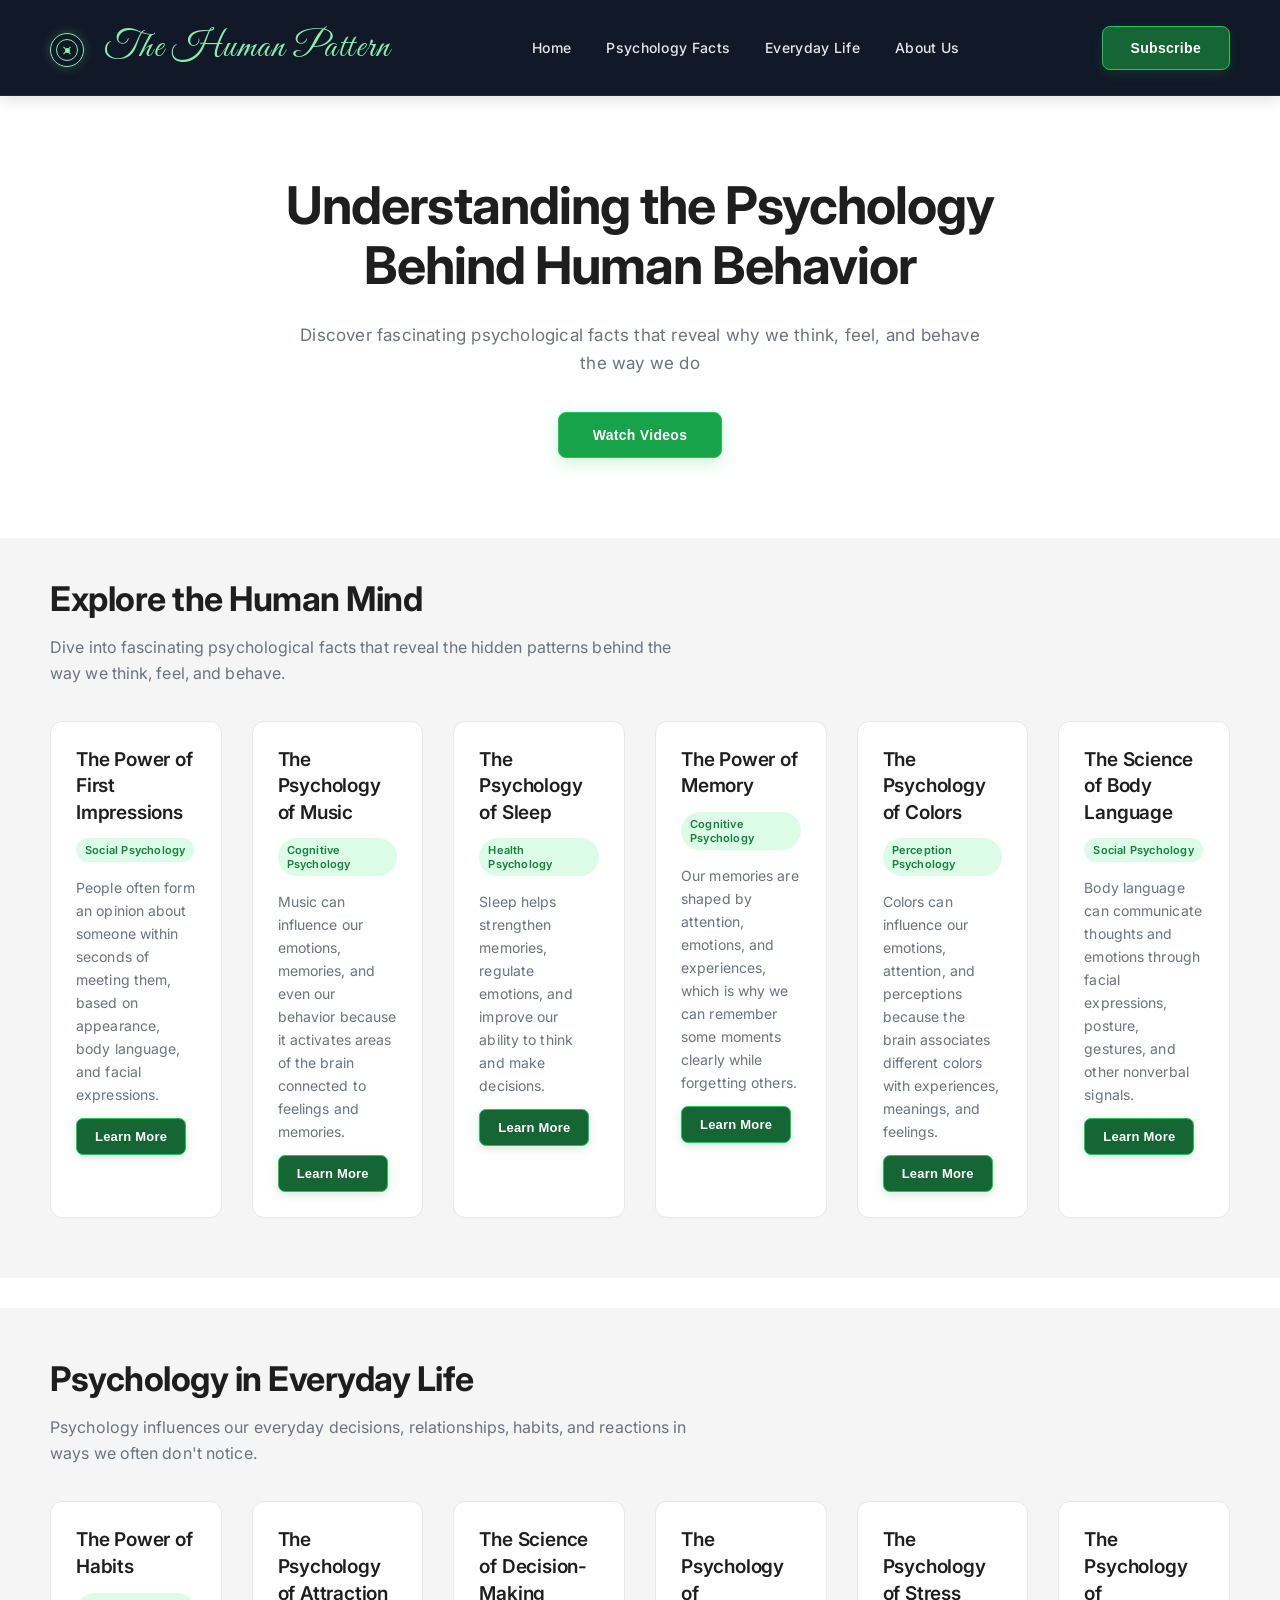
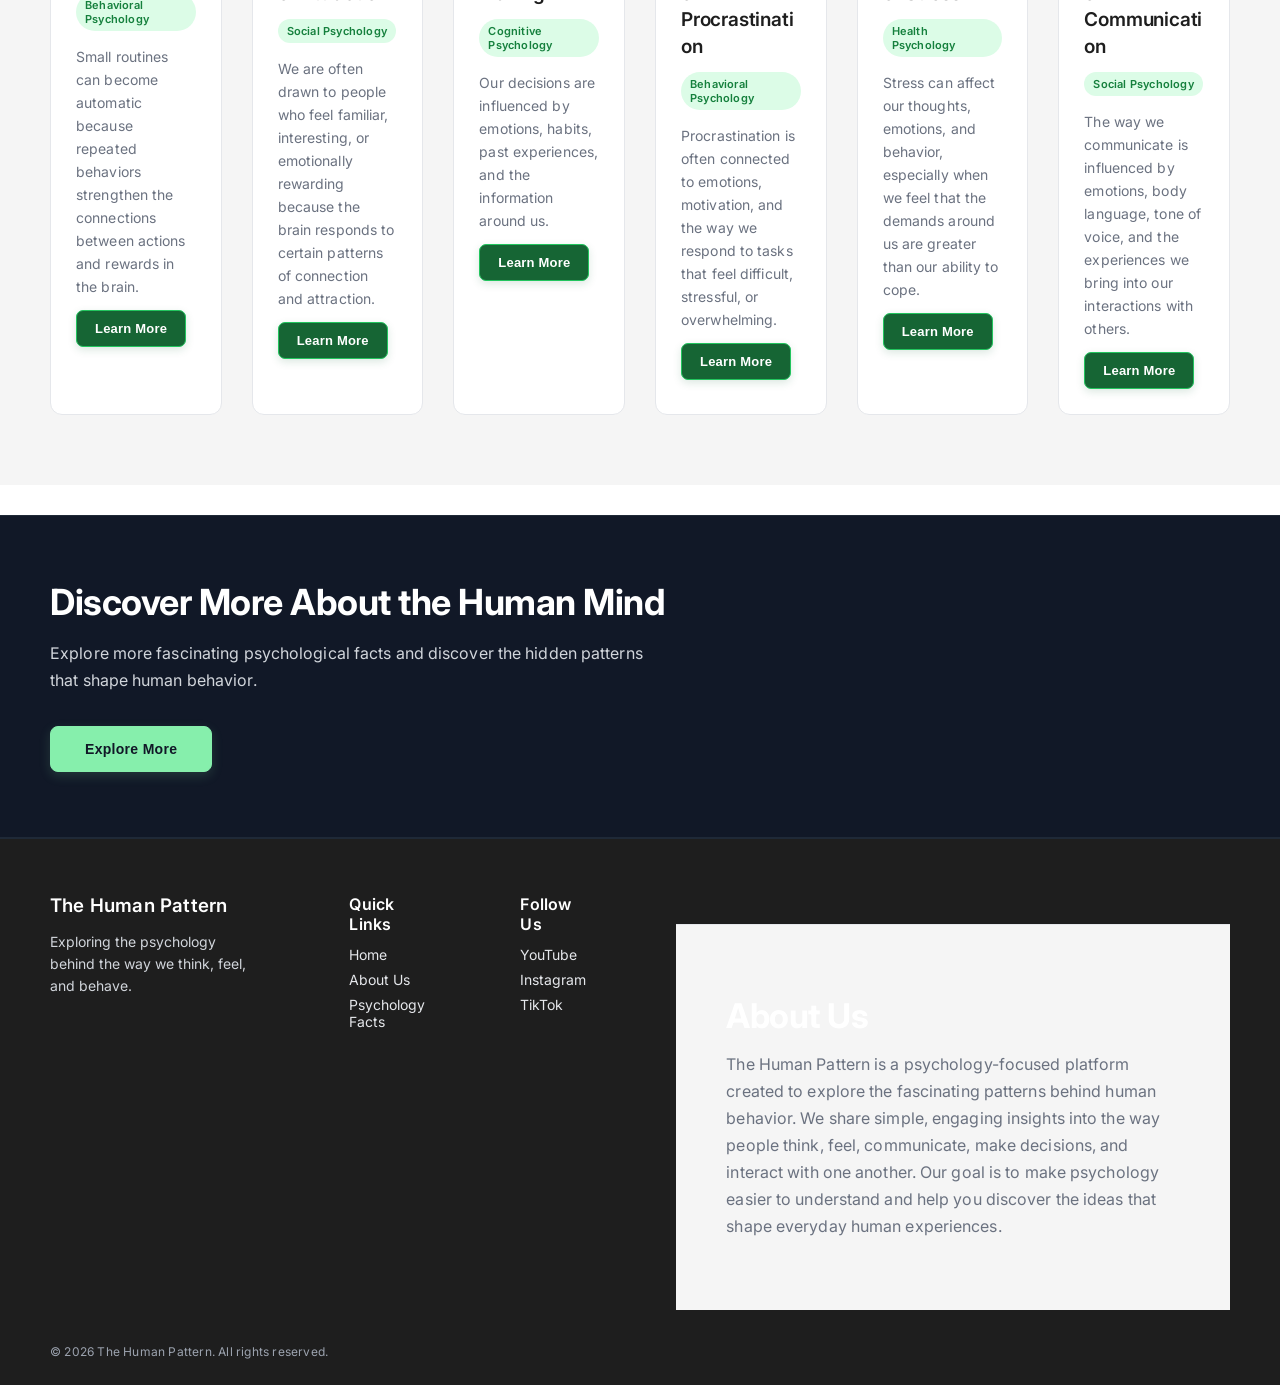
<file: index.html>
<!DOCTYPE html>
<html>
<head>
    <title>The Human Pattern</title>
    <link rel="preconnect" href="https://fonts.googleapis.com">
<link rel="preconnect" href="https://fonts.gstatic.com" crossorigin>
<link href="https://fonts.googleapis.com/css2?family=Inter:wght@400;600&display=swap" rel="stylesheet">
    <link rel="stylesheet" href="style.css?v=2">
</head>
<body>
<header>
    <h1>
  <span class="brand-mark">
    <span class="brand-dot"></span>
    <span class="brand-line line-one"></span>
    <span class="brand-line line-two"></span>
  </span>
    The Human Pattern
</h1>

    <nav>
        <a href="#home">Home</a>
        <a href="#explore">Psychology Facts</a>
        <a href="#everyday">Everyday Life</a>
        <a href="#about">About Us</a>
    </nav>

    <a href="https://www.youtube.com/@Thehumanpattern-r1k" target="_blank">
    <button>Subscribe</button>
</a>
</header>

<main>
    <section class="hero" id="home">
        <h2>Understanding the Psychology Behind Human Behavior</h2>
        <p>Discover fascinating psychological facts that reveal why we think, feel, and behave the way we do</p>
        <a href="https://www.youtube.com/@Thehumanpattern-r1k" target="_blank">
    <button>Watch Videos</button>
</a>
    </section>
    <section class="explore" id="explore">
    <h2>Explore the Human Mind</h2>

    <p class="section-description">
        Dive into fascinating psychological facts that reveal the hidden patterns behind the way we think, feel, and behave.
    </p>

    <div class="cards">
        <div class="card">
            <h3>The Power of First Impressions</h3>
            <span class="category">Social Psychology</span>
            <p>
                People often form an opinion about someone within seconds of meeting them, based on appearance, body language, and facial expressions.
            </p>
            <button class="learn-more" type="button">Learn More</button>

<div class="more-info">
    <p>
        First impressions can form very quickly and may influence how we interpret someone's behavior later. Factors such as facial expressions, posture, appearance, and tone of voice can all contribute to the impression we form.
    </p>
</div>
        </div>

        <div class="card">
    <h3>The Psychology of Music</h3>
    <span class="category">Cognitive Psychology</span>
    <p>
        Music can influence our emotions, memories, and even our behavior because it activates areas of the brain connected to feelings and memories.
    </p>

    <button class="learn-more" type="button">Learn More</button>

    <div class="more-info">
        <p>
            Music can trigger strong emotional responses and bring back memories associated with particular people, places, or experiences. This is one reason certain songs can make us feel happy, calm, nostalgic, or energized.
        </p>
    </div>
</div>

        <div class="card">
    <h3>The Psychology of Sleep</h3>
    <span class="category">Health Psychology</span>
    <p>
        Sleep helps strengthen memories, regulate emotions, and improve our ability to think and make decisions.
    </p>

    <button class="learn-more" type="button">Learn More</button>

    <div class="more-info">
        <p>
            Sleep plays an important role in memory, emotional regulation, and mental performance. During sleep, the brain processes information and helps strengthen some of the memories formed during the day.
        </p>
    </div>
</div>
       <div class="card">
    <h3>The Power of Memory</h3>
    <span class="category">Cognitive Psychology</span>
    <p>
        Our memories are shaped by attention, emotions, and experiences, which is why we can remember some moments clearly while forgetting others.
    </p>

    <button class="learn-more" type="button">Learn More</button>

    <div class="more-info">
        <p>
            Memory is not a perfect recording of everything we experience. Our attention, emotions, expectations, and later experiences can influence what we remember and how accurately we remember it.
        </p>
    </div>
</div>
<div class="card">
    <h3>The Psychology of Colors</h3>
    <span class="category">Perception Psychology</span>
    <p>
        Colors can influence our emotions, attention, and perceptions because the brain associates different colors with experiences, meanings, and feelings.
    </p>

    <button class="learn-more" type="button">Learn More</button>

    <div class="more-info">
        <p>
            Colors can affect how we perceive our surroundings and may influence attention, mood, and associations. However, people's responses to colors can also vary depending on personal experiences and cultural context.
        </p>
    </div>
</div>
<div class="card">
    <h3>The Science of Body Language</h3>
    <span class="category">Social Psychology</span>
    <p>
        Body language can communicate thoughts and emotions through facial expressions, posture, gestures, and other nonverbal signals.
    </p>

    <button class="learn-more" type="button">Learn More</button>

    <div class="more-info">
        <p>
            Body language can provide clues about how people feel and respond during social interactions. Facial expressions, posture, gestures, eye contact, and tone of voice can all contribute to nonverbal communication.
        </p>
    </div>
</div>
    </div>
</section>
<section class="everyday" id="everyday">
    <h2>Psychology in Everyday Life</h2>

    <p class="section-description">
        Psychology influences our everyday decisions, relationships, habits, and reactions in ways we often don't notice.
    </p>

    <div class="cards">
        <div class="card">
    <h3>The Power of Habits</h3>
    <span class="category">Behavioral Psychology</span>
    <p>
        Small routines can become automatic because repeated behaviors strengthen the connections between actions and rewards in the brain.
    </p>

    <button class="learn-more" type="button">Learn More</button>

    <div class="more-info">
        <p>
            Habits develop when behaviors are repeated in similar situations. Over time, the brain can begin to perform familiar actions with less conscious effort, making some routines feel almost automatic.
        </p>
    </div>
</div>

        <div class="card">
    <h3>The Psychology of Attraction</h3>
    <span class="category">Social Psychology</span>
    <p>
        We are often drawn to people who feel familiar, interesting, or emotionally rewarding because the brain responds to certain patterns of connection and attraction.
    </p>

    <button class="learn-more" type="button">Learn More</button>

    <div class="more-info">
        <p>
            Attraction can be influenced by familiarity, shared interests, emotional connection, physical appearance, and social experiences. Different people can experience attraction in very different ways.
        </p>
    </div>
</div>

        <div class="card">
    <h3>The Science of Decision-Making</h3>
    <span class="category">Cognitive Psychology</span>
    <p>
        Our decisions are influenced by emotions, habits, past experiences, and the information around us.
    </p>

    <button class="learn-more" type="button">Learn More</button>

    <div class="more-info">
        <p>
            Decision-making involves many mental processes. Emotions, previous experiences, expectations, and the information available to us can all influence the choices we make.
        </p>
    </div>
</div>
        <div class="card">
    <h3>The Psychology of Procrastination</h3>
    <span class="category">Behavioral Psychology</span>
    <p>
        Procrastination is often connected to emotions, motivation, and the way we respond to tasks that feel difficult, stressful, or overwhelming.
    </p>

    <button class="learn-more" type="button">Learn More</button>

    <div class="more-info">
        <p>
            Procrastination is not always simply about laziness. People may delay tasks because of stress, fear of failure, low motivation, or because the task feels unpleasant or overwhelming. Understanding these factors can help explain why we sometimes put things off.
        </p>
    </div>
</div>
<div class="card">
    <h3>The Psychology of Stress</h3>
    <span class="category">Health Psychology</span>
    <p>
        Stress can affect our thoughts, emotions, and behavior, especially when we feel that the demands around us are greater than our ability to cope.
    </p>

    <button class="learn-more" type="button">Learn More</button>

    <div class="more-info">
        <p>
            Stress can influence attention, mood, decision-making, and behavior. When people experience demanding situations, the body and brain respond in ways that can help them deal with challenges, although prolonged stress can have different effects on people.
        </p>
    </div>
</div>
<div class="card">
    <h3>The Psychology of Communication</h3>
    <span class="category">Social Psychology</span>
    <p>
        The way we communicate is influenced by emotions, body language, tone of voice, and the experiences we bring into our interactions with others.
    </p>

    <button class="learn-more" type="button">Learn More</button>

    <div class="more-info">
        <p>
            Communication involves much more than the words we use. Facial expressions, body language, tone of voice, listening, emotions, and past experiences can all influence how messages are expressed and understood.
        </p>
    </div>
</div>
    </div>
</section>
<section class="cta">
    <h2>Discover More About the Human Mind</h2>

    <p>
        Explore more fascinating psychological facts and discover the hidden patterns that shape human behavior.
    </p>

    <a href="#explore">
    <button>Explore More</button>
</a>
</section>
</main>
<footer>
    <div>
        <h3>The Human Pattern</h3>
        <p>Exploring the psychology behind the way we think, feel, and behave.</p>
    </div>

    <div>
        <h4>Quick Links</h4>
        <a href="#home">Home</a>
        <a href="#about">About Us</a>
        <a href="#explore">Psychology Facts</a>
    </div>

    <div>
        <h4>Follow Us</h4>
        <a href="https://www.youtube.com/@Thehumanpattern-r1k" target="_blank">YouTube</a>
        <a href="https://www.instagram.com/patternthehuman/" target="_blank">Instagram</a>
        <a href="#" target="_blank">TikTok</a>
    </div>

    <p class="copyright">© 2026 The Human Pattern. All rights reserved.</p>
    <section class="about" id="about">
    <h2>About Us</h2>

    <p>
    The Human Pattern is a psychology-focused platform created to explore the fascinating patterns behind human behavior.
    We share simple, engaging insights into the way people think, feel, communicate, make decisions, and interact with one another.
    Our goal is to make psychology easier to understand and help you discover the ideas that shape everyday human experiences.
</p>
</section>
</footer>
<script>
    const learnMoreButtons = document.querySelectorAll(".learn-more");

    learnMoreButtons.forEach(function (button) {
        button.addEventListener("click", function () {
            const moreInfo = button.nextElementSibling;

            if (moreInfo.style.display === "block") {
                moreInfo.style.display = "none";
                button.textContent = "Learn More";
            } else {
                moreInfo.style.display = "block";
                button.textContent = "Show Less";
            }
        });
    });
</script>
</body>
</html>
</file>
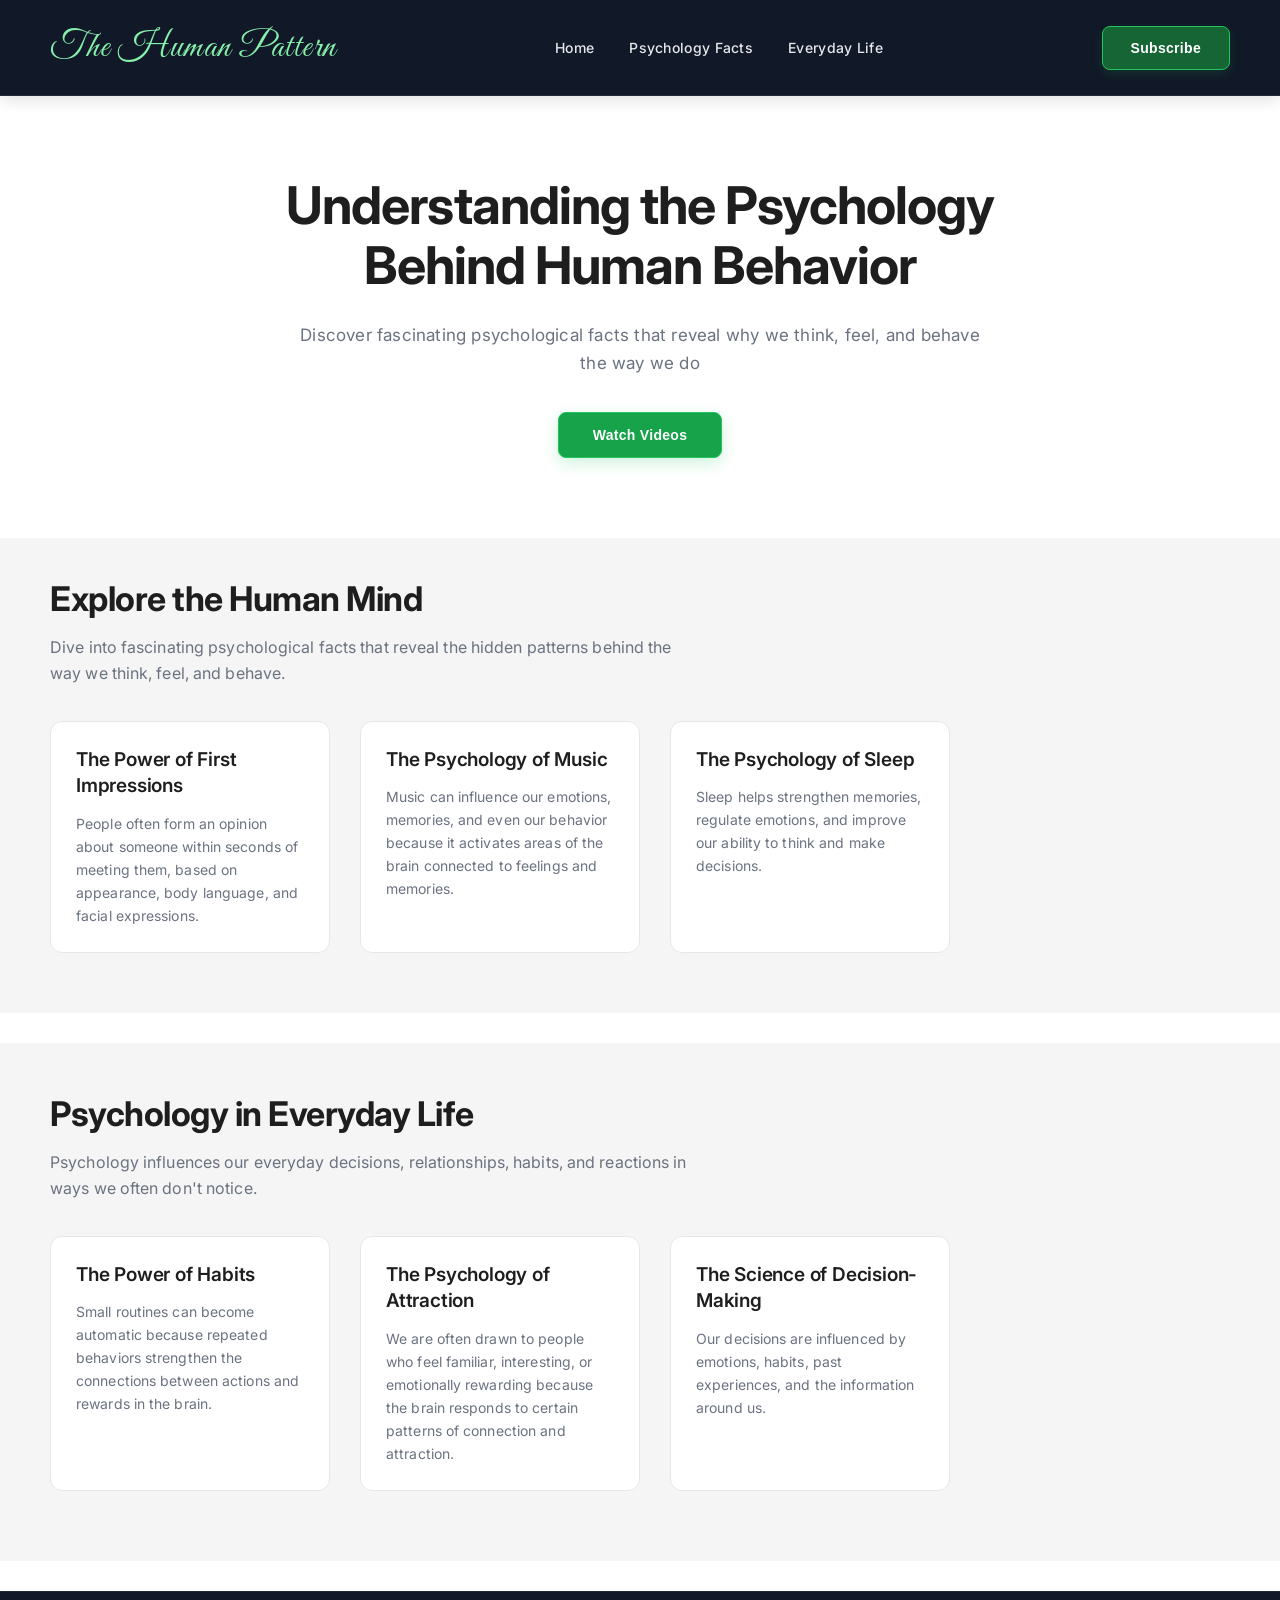
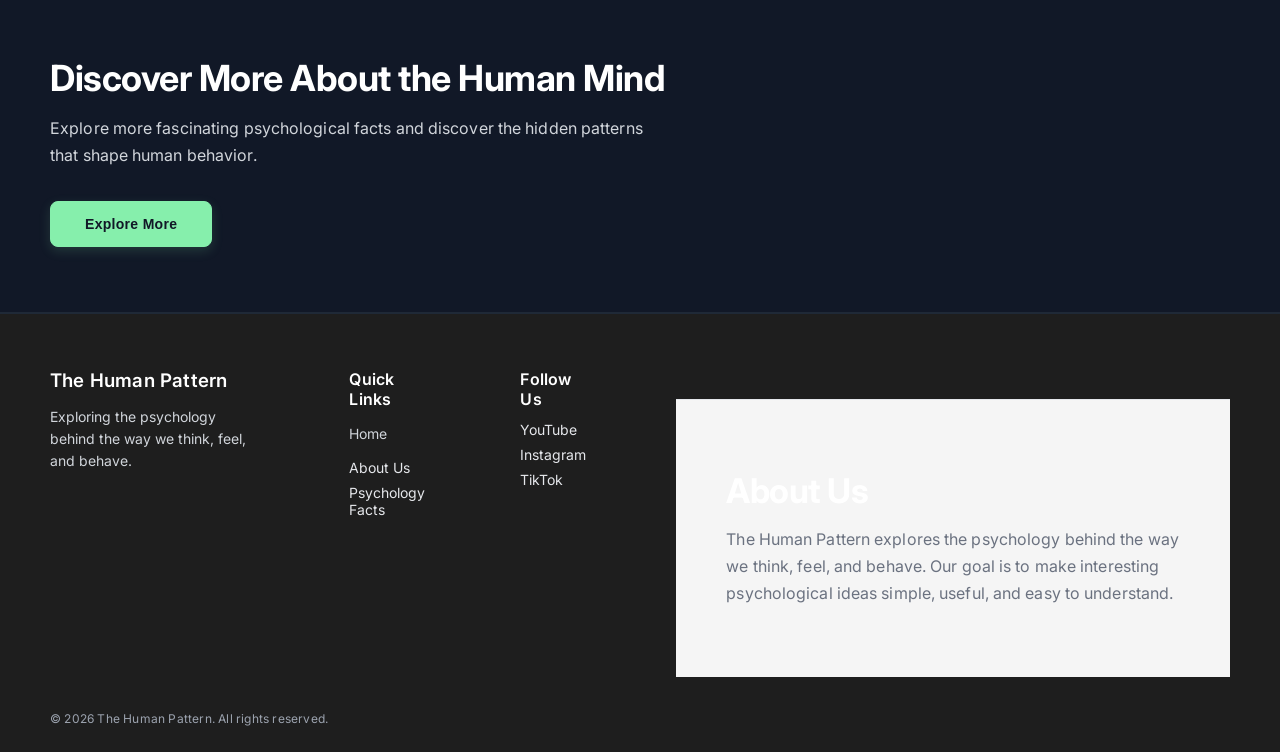
<file: index-backup.html>
<!DOCTYPE html>
<html>
<head>
    <title>The Human Pattern</title>
    <link rel="preconnect" href="https://fonts.googleapis.com">
<link rel="preconnect" href="https://fonts.gstatic.com" crossorigin>
<link href="https://fonts.googleapis.com/css2?family=Inter:wght@400;600&display=swap" rel="stylesheet">
    <link rel="stylesheet" href="style.css?v=2">
</head>
<body>
<header>
    <h1>The Human Pattern</h1>

    <nav>
        <a href="#home">Home</a>
        <a href="#explore">Psychology Facts</a>
        <a href="#everyday">Everyday Life</a>
    </nav>

    <a href="https://www.youtube.com/@Thehumanpattern-r1k" target="_blank">
    <button>Subscribe</button>
</a>
</header>

<main>
    <section class="hero" id="home">
        <h2>Understanding the Psychology Behind Human Behavior</h2>
        <p>Discover fascinating psychological facts that reveal why we think, feel, and behave the way we do</p>
        <a href="https://www.youtube.com/@Thehumanpattern-r1k" target="_blank">
    <button>Watch Videos</button>
</a>
    </section>
    <section class="explore" id="explore">
    <h2>Explore the Human Mind</h2>

    <p class="section-description">
        Dive into fascinating psychological facts that reveal the hidden patterns behind the way we think, feel, and behave.
    </p>

    <div class="cards">
        <div class="card">
            <h3>The Power of First Impressions</h3>
            <p>
                People often form an opinion about someone within seconds of meeting them, based on appearance, body language, and facial expressions.
            </p>
        </div>

        <div class="card">
            <h3>The Psychology of Music</h3>
            <p>
                Music can influence our emotions, memories, and even our behavior because it activates areas of the brain connected to feelings and memories.
            </p>
        </div>

        <div class="card">
            <h3>The Psychology of Sleep</h3>
            <p>
                Sleep helps strengthen memories, regulate emotions, and improve our ability to think and make decisions.
            </p>
        </div>
    </div>
</section>
<section class="everyday" id="everyday">
    <h2>Psychology in Everyday Life</h2>

    <p class="section-description">
        Psychology influences our everyday decisions, relationships, habits, and reactions in ways we often don't notice.
    </p>

    <div class="cards">
        <div class="card">
            <h3>The Power of Habits</h3>
            <p>
                Small routines can become automatic because repeated behaviors strengthen the connections between actions and rewards in the brain.
            </p>
        </div>

        <div class="card">
            <h3>The Psychology of Attraction</h3>
            <p>
                We are often drawn to people who feel familiar, interesting, or emotionally rewarding because the brain responds to certain patterns of connection and attraction.
            </p>
        </div>

        <div class="card">
            <h3>The Science of Decision-Making</h3>
            <p>
                Our decisions are influenced by emotions, habits, past experiences, and the information around us.
            </p>
        </div>
    </div>
</section>
<section class="cta">
    <h2>Discover More About the Human Mind</h2>

    <p>
        Explore more fascinating psychological facts and discover the hidden patterns that shape human behavior.
    </p>

    <a href="#explore">
    <button>Explore More</button>
</a>
</section>
</main>
<footer>
    <div>
        <h3>The Human Pattern</h3>
        <p>Exploring the psychology behind the way we think, feel, and behave.</p>
    </div>

    <div>
        <h4>Quick Links</h4>
        <p>Home</p>
        <a href="#about">About Us</a>
        <a href="#explore">Psychology Facts</a>
    </div>

    <div>
        <h4>Follow Us</h4>
        <a href="https://www.youtube.com/@Thehumanpattern-r1k" target="_blank">YouTube</a>
        <a href="https://www.instagram.com/patternthehuman/" target="_blank">Instagram</a>
        <a href="#" target="_blank">TikTok</a>
    </div>

    <p class="copyright">© 2026 The Human Pattern. All rights reserved.</p>
    <section class="about" id="about">
    <h2>About Us</h2>

    <p>
        The Human Pattern explores the psychology behind the way we think, feel, and behave.
        Our goal is to make interesting psychological ideas simple, useful, and easy to understand.
    </p>
</section>
</footer>
</body>
</html>
</file>
<file: style.css>
@import url('https://fonts.googleapis.com/css2?family=Great+Vibes&display=swap');
@import url('https://fonts.googleapis.com/css2?family=Playfair+Display:wght@600;700&display=swap');
html {
    scroll-behavior: smooth;
}

body {
    font-family: Inter, sans-serif;
    margin: 0;
    background-color: white;
    color: #1E1E1E;
}

header {
    display: flex;
    justify-content: space-between;
    align-items: center;
    padding: 25px 50px;
    background-color: #111827;
    border-bottom: 1px solid #1F2937;
    box-shadow: 0 4px 15px rgba(0, 0, 0, 0.12);
}

header h1 {
    font-family: 'Great Vibes', cursive;
    font-size: 36px;
    margin: 0;
    font-weight: 400;
    letter-spacing: 1.5px;
    color: #86EFAC;
    text-transform: none;
}

header button {
    background-color: #166534;
    color: white;
    border: 1px solid #22C55E;
    padding: 13px 28px;
    border-radius: 8px;
    font-size: 14px;
    font-weight: 600;
    letter-spacing: 0.3px;
    cursor: pointer;
    box-shadow: 0 4px 12px rgba(34, 197, 94, 0.15);
}

.hero {
    text-align: center;
    padding: 80px 50px;
}

.hero h2 {
    font-size: 52px;
    line-height: 1.15;
    max-width: 800px;
    margin: 0 auto 25px;
    font-weight: 700;
    letter-spacing: -1px;
}

.hero p {
    font-size: 17px;
    line-height: 28px;
    color: #6B7280;
    max-width: 700px;
    margin: 0 auto 35px;
    letter-spacing: 0.2px;
}

.hero button {
    background-color: #16A34A;
    color: white;
    border: 1px solid #22C55E;
    padding: 14px 34px;
    border-radius: 8px;
    font-size: 14px;
    font-weight: 600;
    letter-spacing: 0.3px;
    cursor: pointer;
    box-shadow: 0 5px 16px rgba(34, 197, 94, 0.22);
}

.explore {
    background-color: #F5F5F5;
    padding: 40px 50px 60px;
}

.explore h2 {
    font-size: 34px;
    margin: 0 0 15px;
    font-weight: 700;
    letter-spacing: -0.5px;
}

.section-description {
    font-size: 16px;
    line-height: 26px;
    color: #6B7280;
    max-width: 650px;
    margin: 0 0 35px;
    letter-spacing: 0.1px;
}

.cards {
    display: flex;
    gap: 30px;
}

.card {
    background-color: white;
    width: 280px;
    min-height: 220px;
    padding: 25px;
    border-radius: 12px;
    box-sizing: border-box;
    min-width: 0;
    border: 1px solid #E5E7EB;
}

.card h3 {
    font-size: 19px;
    margin: 0 0 12px;
    line-height: 1.4;
    font-weight: 600;
    letter-spacing: -0.2px;
    overflow-wrap: break-word;
}

.card p {
    font-size: 14px;
    line-height: 23px;
    color: #6B7280;
    margin: 0;
    letter-spacing: 0.1px;
    overflow-wrap: break-word;
}

.everyday {
    background-color: #F5F5F5;
    padding: 50px 50px 70px;
    margin-top: 30px;
}

.everyday h2 {
    font-size: 34px;
    margin: 0 0 15px;
    font-weight: 700;
    letter-spacing: -0.5px;
}

.cta {
    background-color: #111827;
    color: white;
    padding: 65px 50px;
    margin-top: 30px;
    border-top: 1px solid #1F2937;
    border-bottom: 1px solid #1F2937;
}

.cta h2 {
    font-size: 36px;
    line-height: 1.2;
    margin: 0 0 15px;
    font-weight: 700;
    letter-spacing: -0.5px;
}

.cta p {
    font-size: 16px;
    line-height: 27px;
    color: #D1D5DB;
    max-width: 620px;
    margin: 0 0 32px;
    letter-spacing: 0.1px;
}

.cta button {
    background-color: #86EFAC;
    color: #111827;
    border: 1px solid #86EFAC;
    padding: 14px 34px;
    border-radius: 8px;
    font-size: 14px;
    font-weight: 600;
    letter-spacing: 0.3px;
    cursor: pointer;
    box-shadow: 0 4px 12px rgba(134, 239, 172, 0.15);
}

footer {
    background-color: #1E1E1E;
    color: white;
    padding: 55px 50px 75px;
    display: flex;
    gap: 90px;
    position: relative;
    border-top: 1px solid #1F2937;
}

footer h3,
footer h4 {
    margin-top: 0;
    margin-bottom: 12px;
    font-weight: 600;
    letter-spacing: 0.2px;
}

footer p {
    font-size: 14px;
    line-height: 22px;
    color: #D1D5DB;
}

footer > div:first-child {
    width: 300px;
}

.copyright {
    position: absolute;
    bottom: 10px;
    left: 50px;
    font-size: 12px;
    color: #9CA3AF;
    letter-spacing: 0.2px;
}

.card {
    transition: transform 0.25s ease, box-shadow 0.25s ease;
}

.card:hover {
    transform: translateY(-6px);
    box-shadow: 0 14px 30px rgba(0, 0, 0, 0.10);
}

header button,
.hero button,
.cta button {
    transition: transform 0.2s ease, opacity 0.2s ease;
}

header button:hover,
.hero button:hover,
.cta button:hover {
    transform: translateY(-2px);
    opacity: 0.9;
}

nav {
    display: flex;
    gap: 35px;
    visibility: visible;
    opacity: 1;
}

nav a {
    color: #E5E7EB;
    text-decoration: none;
    font-size: 14px;
    font-weight: 500;
    letter-spacing: 0.3px;
}

nav a:hover {
    color: #86EFAC;
}

nav a {
    transition: color 0.2s ease;
}

nav a:hover {
    color: #16A34A;
}

.about {
    background-color: #F5F5F5;
    padding: 70px 50px;
    margin-top: 30px;
    border-top: 1px solid #E5E7EB;
}

.about h2 {
    font-size: 34px;
    margin: 0 0 15px;
    font-weight: 700;
    letter-spacing: -0.5px;
}

.about p {
    font-size: 16px;
    line-height: 27px;
    color: #6B7280;
    max-width: 650px;
    margin: 0;
    letter-spacing: 0.1px;
}

@media (max-width: 768px) {
    header {
        padding: 20px;
        flex-wrap: wrap;
        gap: 20px;
    }

    nav {
        order: 3;
        width: 100%;
        justify-content: center;
        gap: 20px;
    }

    .hero {
        padding: 60px 20px;
    }

    .hero h2 {
        font-size: 36px;
    }

    .explore,
    .everyday,
    .about,
    .cta {
        padding: 40px 20px;
    }

    .cards {
    flex-direction: column;
    }

    .card {
    width: 100%;
    }

    footer {
        flex-direction: column;
        gap: 30px;
        padding: 40px 20px 60px;
    }
}
footer a {
    color: #E5E7EB;
    text-decoration: none;
    font-size: 14px;
    transition: color 0.2s ease;
}

footer a:hover {
    color: #16A34A;
}
.category {
    display: inline-block;
    font-size: 11px;
    font-weight: 600;
    color: #15803D;
    background-color: #DCFCE7;
    padding: 5px 9px;
    border-radius: 20px;
    margin-bottom: 14px;
    letter-spacing: 0.2px;
}
.more-info {
    display: none;
    margin-top: 15px;
}
.learn-more {
    background-color: #166534;
    color: white;
    border: 1px solid #22C55E;
    padding: 10px 18px;
    border-radius: 7px;
    font-size: 13px;
    font-weight: 600;
    letter-spacing: 0.2px;
    cursor: pointer;
    margin-top: 12px;
    box-shadow: 0 3px 8px rgba(22, 101, 52, 0.15);
    transition: background-color 0.2s ease, transform 0.2s ease;
}

.learn-more:hover {
    background-color: #15803D;
}
.brand-mark {
    display: inline-flex;
    align-items: center;
    justify-content: center;
    width: 32px;
    height: 32px;
    margin-right: 8px;
    border: 2px solid #86EFAC;
    border-radius: 50%;
    color: #86EFAC;
    font-size: 16px;
    vertical-align: middle;
}
.brand-mark {
    position: relative;
    width: 32px;
    height: 32px;
    border: 1.5px solid #86EFAC;
    border-radius: 50%;
    display: inline-flex;
    align-items: center;
    justify-content: center;
    margin-right: 12px;
    vertical-align: middle;
}

.brand-mark::before {
    content: "";
    position: absolute;
    width: 20px;
    height: 20px;
    border: 1px solid #86EFAC;
    border-radius: 50%;
}

.brand-dot {
    width: 5px;
    height: 5px;
    background-color: #86EFAC;
    border-radius: 50%;
}
.brand-line {
    position: absolute;
    width: 10px;
    height: 1px;
    background-color: #86EFAC;
}

.line-one {
    transform: rotate(45deg);
}

.line-two {
    transform: rotate(-45deg);
}
.brand-mark {
    box-shadow: 0 0 12px rgba(134, 239, 172, 0.25);
}
footer div a {
    display: block;
    margin-bottom: 8px;
}
</file>
